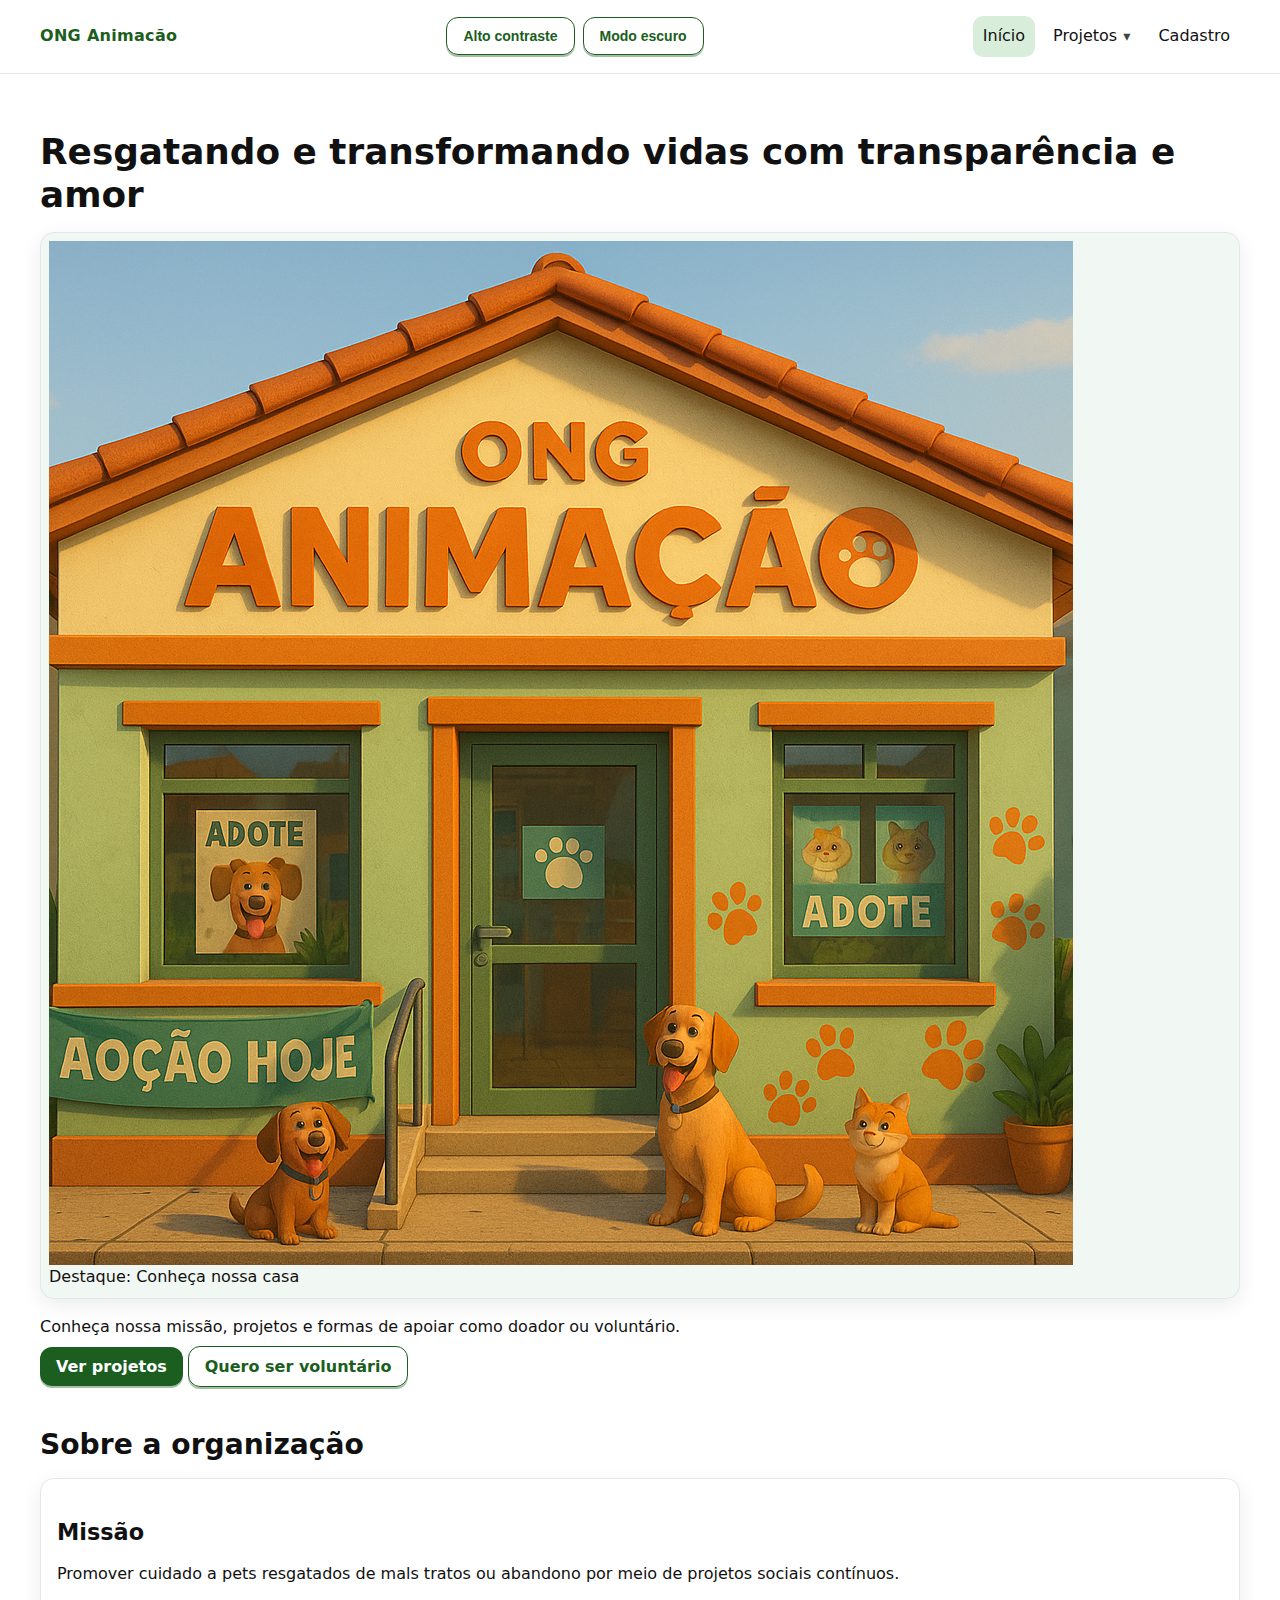
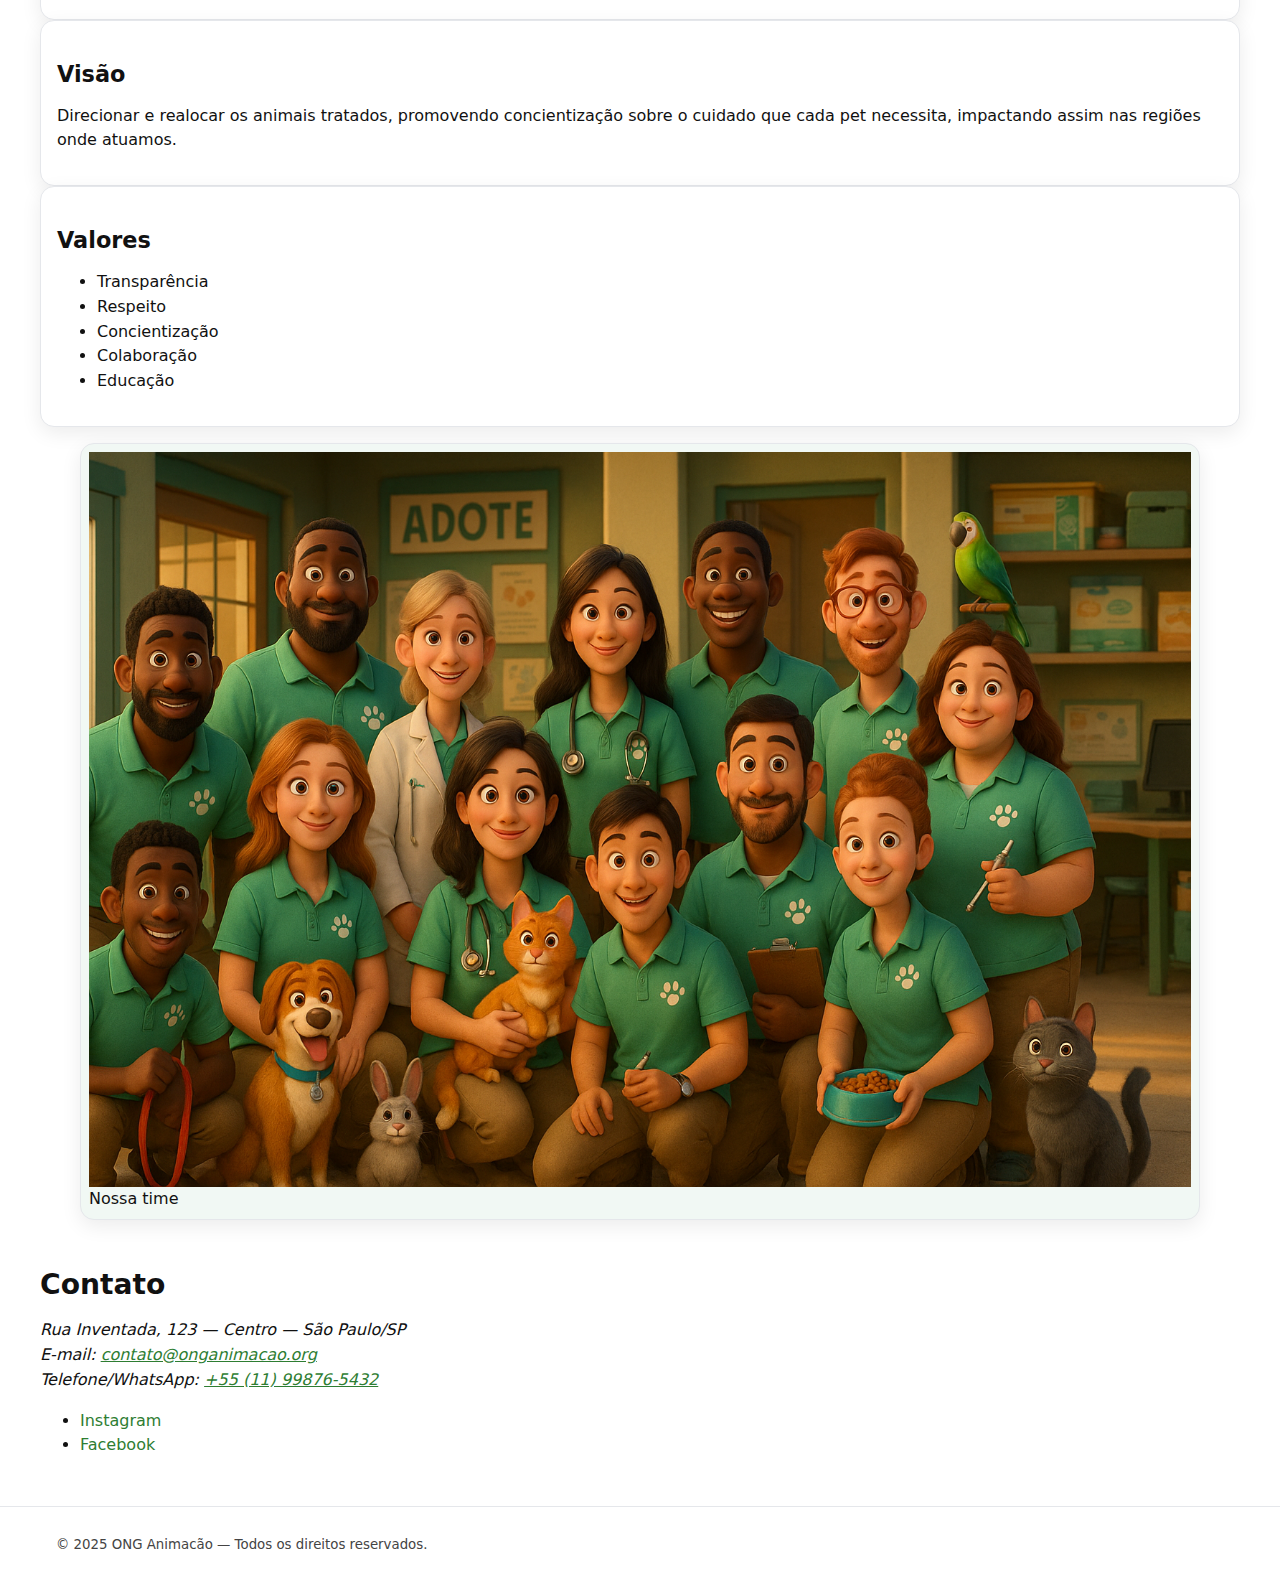
<file: index.html>
<!doctype html>
<html lang="pt-BR">
<head>
  <meta charset="utf-8">
  <meta name="viewport" content="width=device-width, initial-scale=1">
  <title>ONG Animacão — Início</title>
  <meta name="description" content="Plataforma web para ONGs: missão, projetos, doações e voluntariado.">
  <link rel="icon" href="assets/img/html-image.png" type="image/svg+xml">
  <link rel="stylesheet" href="css/base.css">
  <link rel="stylesheet" href="css/layout.css">
  <link rel="stylesheet" href="css/components.css">
  <link rel="stylesheet" href="css/pages.css">

</head>
<body>
  <a class="skip-link" href="#conteudo">Ir para o conteúdo</a>
  <header>
    <div class="wrap">
      <div class="brand">
        <a href="index.html">ONG Animacão</a>
      </div>
      <div class="prefs">
        <button class="btn btn--ghost btn--sm" id="toggle-contrast" aria-pressed="false" aria-label="Ativar alto contraste">Alto contraste</button>
        <button class="btn btn--ghost btn--sm" id="toggle-dark" aria-pressed="false" aria-label="Ativar modo escuro">Modo escuro</button>
      </div>

      <div class="nav">
        <input class="nav__checkbox" type="checkbox" id="nav-toggle" aria-label="Abrir menu de navegação">
        <label class="nav__toggle" for="nav-toggle" aria-controls="menu-principal" aria-expanded="false">
          <span class="hamb" aria-hidden="true"></span>
          Menu
        </label>

        <ul id="menu-principal" class="nav__menu" role="menubar">
          <li role="none"><a role="menuitem" href="index.html" aria-current="page">Início</a></li>
          <li class="has-submenu" role="none">
            <a role="menuitem" href="projetos.html">Projetos</a>
            <ul class="submenu" role="menu">
              <li role="none"><a role="menuitem" href="projetos.html#adocao">Adoção</a></li>
              <li role="none"><a role="menuitem" href="projetos.html#castracao">Castração</a></li>
              <li role="none"><a role="menuitem" href="projetos.html#lar-temporario">Lar temporário</a></li>
              <li role="none"><a role="menuitem" href="projetos.html#doacoes">Doações</a></li>
            </ul>
          </li>
          <li role="none"><a role="menuitem" href="cadastro.html">Cadastro</a></li>
        </ul>
      </div>
    </div>
  </header>

  <main id="conteudo">
    <section class="container" aria-labelledby="titulo-hero">
      <h1 id="titulo-hero">Resgatando e transformando vidas com transparência e amor</h1>
      <figure class="rounded shadow-1">
        <img src="assets/img/fachada.png" alt="Pessoas colaborando em ações sociais da ONG">
        <figcaption>Destaque: Conheça nossa casa</figcaption>
      </figure>
      <p>Conheça nossa missão, projetos e formas de apoiar como doador ou voluntário.</p>
      <p>
        <a class="btn" href="projetos.html">Ver projetos</a>
        <a class="btn btn--ghost" href="cadastro.html">Quero ser voluntário</a>
      </p>
    </section>

    <section class="container" aria-labelledby="sobre">
      <h2 id="sobre">Sobre a organização</h2>
      <article class="card">
        <h3>Missão</h3>
        <p>Promover cuidado a pets resgatados de mals tratos ou abandono por meio de projetos sociais contínuos.</p>
      </article>
      <article class="card">
        <h3>Visão</h3>
        <p>Direcionar e realocar os animais tratados, promovendo concientização sobre o cuidado que cada pet necessita, impactando assim nas regiões onde atuamos.</p>
      </article>
      <article class="card">
        <h3>Valores</h3>
        <ul>
          <li>Transparência</li>
          <li>Respeito</li>
          <li>Concientização</li>
          <li>Colaboração</li>
          <li>Educação</li>
        </ul>
      </article>
      <figure class="rounded shadow-1">
        <img src="assets/img/equipe-full.png" alt="Equipe da ONG reunida">
        <figcaption>Nossa time</figcaption>
      </figure>
    </section>

    <section class="container" aria-labelledby="contato">
      <h2 id="contato">Contato</h2>
      <address>
        <p>Rua Inventada, 123 — Centro — São Paulo/SP</p>
        <p>E-mail: <a href="mailto:contato@onganimacao.org">contato@onganimacao.org</a></p>
        <p>Telefone/WhatsApp: <a href="tel:+5511998765432">+55 (11) 99876-5432</a></p>
      </address>
      <ul role="list">
        <li><a href="instagram.com" target="_blank" rel="me">Instagram</a></li>
        <li><a href="facebook.com" target="_blank" rel="me">Facebook</a></li>
      
      </ul>
    </section>
  </main>

  <footer>
    <p><small>&copy; 2025 ONG Animacão — Todos os direitos reservados.</small></p>
  </footer>
  <script type="module" src="js/main.js"></script>
</body>
</html>
</file>
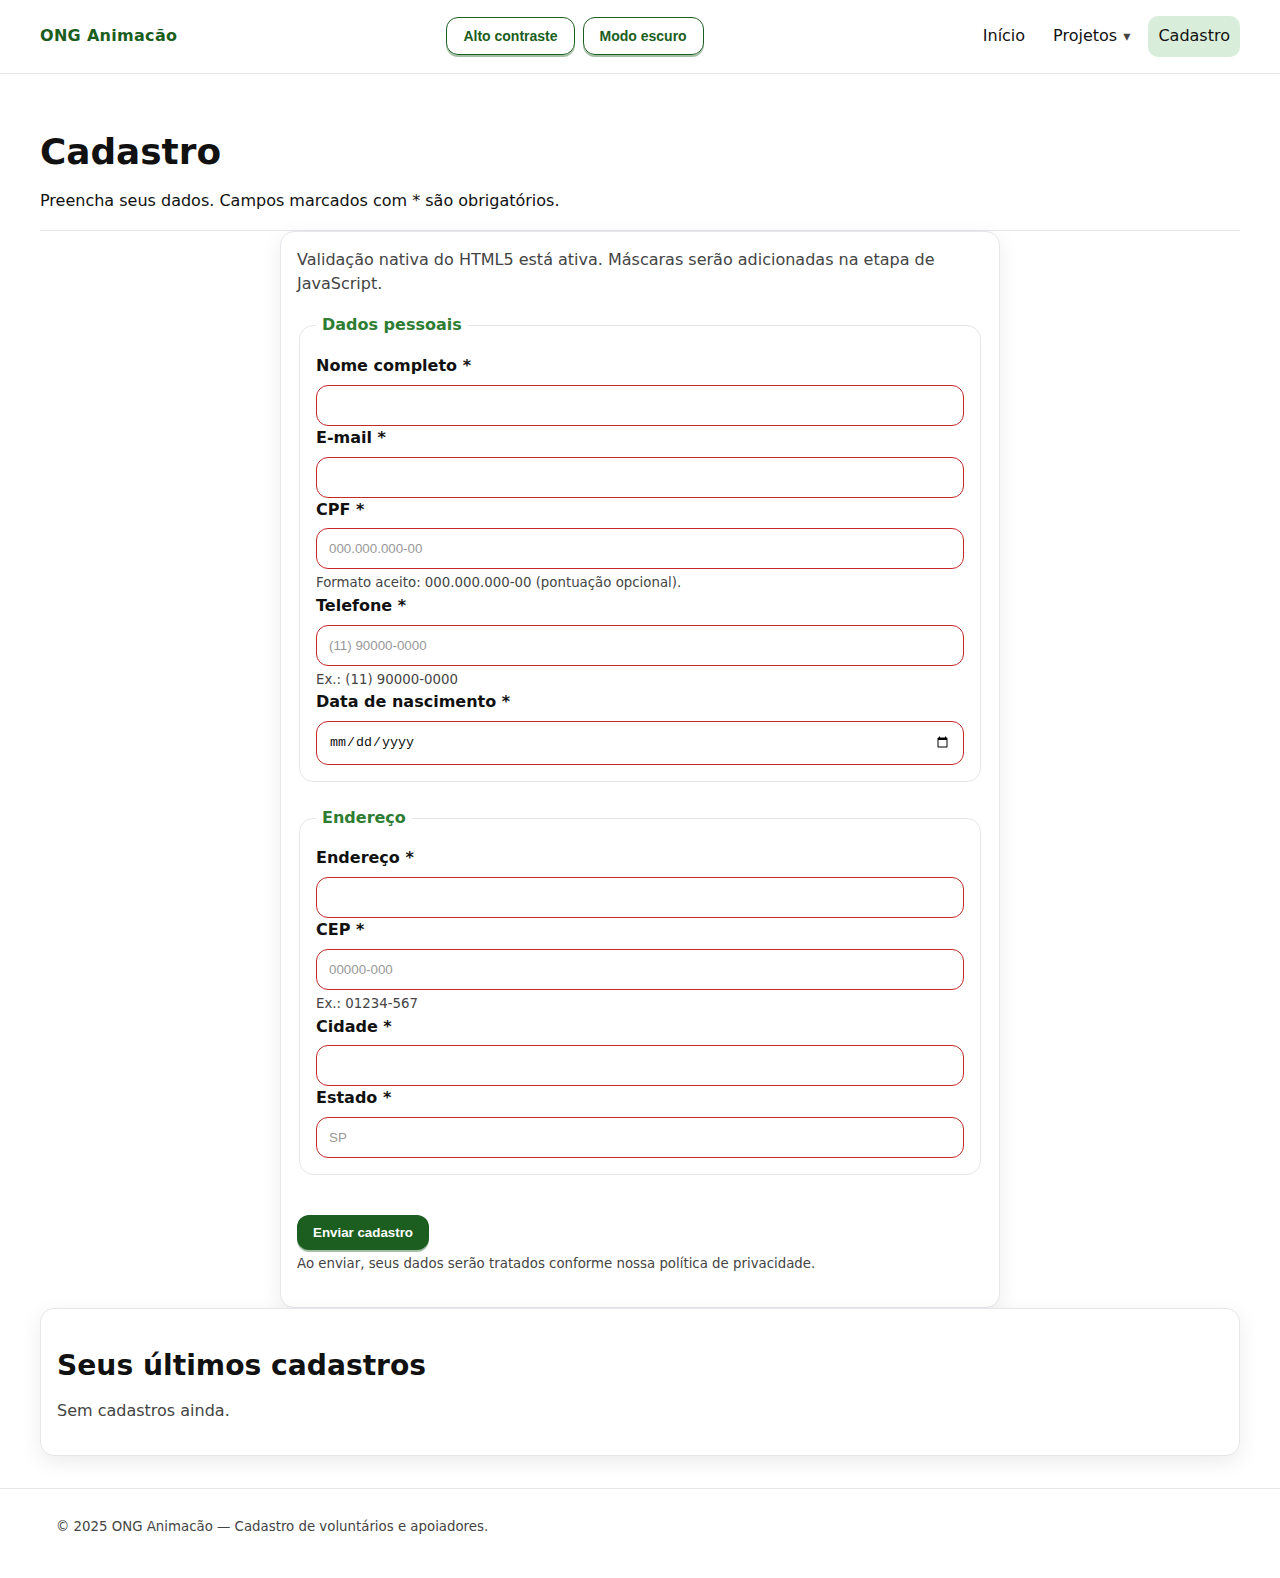
<file: cadastro.html>
<!doctype html>
<html lang="pt-BR">
<head>
  <meta charset="utf-8">
  <meta name="viewport" content="width=device-width, initial-scale=1">
  <title>ONG Animacão — Cadastro</title>
  <meta name="description" content="Formulário de cadastro de voluntários e apoiadores.">
  <link rel="icon" href="assets/img/html-image.png" type="image/svg+xml">
  <link rel="stylesheet" href="css/base.css">
  <link rel="stylesheet" href="css/layout.css">
  <link rel="stylesheet" href="css/components.css">
  <link rel="stylesheet" href="css/pages.css">

</head>
<body>
  <a class="skip-link" href="#conteudo">Ir para o conteúdo</a>
  <header>
    <div class="wrap">
      <div class="brand">
        <a href="index.html">ONG Animacão</a>
      </div>
      <div class="prefs">
        <button class="btn btn--ghost btn--sm" id="toggle-contrast" aria-pressed="false" aria-label="Ativar alto contraste">Alto contraste</button>
        <button class="btn btn--ghost btn--sm" id="toggle-dark" aria-pressed="false" aria-label="Ativar modo escuro">Modo escuro</button>
      </div>

      <div class="nav">
        <input class="nav__checkbox" type="checkbox" id="nav-toggle" aria-label="Abrir menu de navegação">
        <label class="nav__toggle" for="nav-toggle" aria-controls="menu-principal" aria-expanded="false">
          <span class="hamb" aria-hidden="true"></span>
          Menu
        </label>

        <ul id="menu-principal" class="nav__menu" role="menubar">
          <li role="none"><a role="menuitem" href="index.html">Início</a></li>
          <li class="has-submenu" role="none">
            <a role="menuitem" href="projetos.html">Projetos</a>
            <ul class="submenu" role="menu">
              <li role="none"><a role="menuitem" href="projetos.html#adocao">Adoção</a></li>
              <li role="none"><a role="menuitem" href="projetos.html#castracao">Castração</a></li>
              <li role="none"><a role="menuitem" href="projetos.html#lar-temporario">Lar temporário</a></li>
              <li role="none"><a role="menuitem" href="projetos.html#doacoes">Doações</a></li>
            </ul>
          </li>
          <li role="none"><a role="menuitem" href="cadastro.html" aria-current="page">Cadastro</a></li>
        </ul>
      </div>
    </div>
  </header>

  <main id="conteudo">
    <header class="container">
      <h1>Cadastro</h1>
      <p>Preencha seus dados. Campos marcados com * são obrigatórios.</p>
    </header>

    <form class="card" action="#" method="post" aria-describedby="ajuda-form">
      <p id="ajuda-form" class="muted">Validação nativa do HTML5 está ativa. Máscaras serão adicionadas na etapa de JavaScript.</p>

      <fieldset>
        <legend>Dados pessoais</legend>

        <div>
          <label for="nome">Nome completo *</label>
          <input id="nome" name="nome" type="text" required autocomplete="name">
        </div>

        <div>
          <label for="email">E-mail *</label>
          <input id="email" name="email" type="email" required autocomplete="email" inputmode="email">
        </div>

        <div>
          <label for="cpf">CPF *</label>
          <input id="cpf" name="cpf" type="text" required inputmode="numeric" pattern="\d{3}\.?\d{3}\.?\d{3}-?\d{2}" maxlength="14" placeholder="000.000.000-00" aria-describedby="dica-cpf" title="Informe 11 dígitos (com ou sem pontuação).">
          <small id="dica-cpf">Formato aceito: 000.000.000-00 (pontuação opcional).</small>
        </div>

        <div>
          <label for="telefone">Telefone *</label>
          <input id="telefone" name="telefone" type="tel" required inputmode="tel" pattern="\(?\d{2}\)?\s?\d{4,5}-?\d{4}" placeholder="(11) 90000-0000" aria-describedby="dica-tel" title="Use DDD e 8 ou 9 dígitos.">
          <small id="dica-tel">Ex.: (11) 90000-0000</small>
        </div>

        <div>
          <label for="nascimento">Data de nascimento *</label>
          <input id="nascimento" name="nascimento" type="date" required max="2025-10-29">
        </div>
      </fieldset>

      <fieldset>
        <legend>Endereço</legend>

        <div>
          <label for="endereco">Endereço *</label>
          <input id="endereco" name="endereco" type="text" required autocomplete="street-address">
        </div>

        <div>
          <label for="cep">CEP *</label>
          <input id="cep" name="cep" type="text" required inputmode="numeric" pattern="\d{5}-?\d{3}" placeholder="00000-000" aria-describedby="dica-cep" title="Informe 8 dígitos (com ou sem hífen).">
          <small id="dica-cep">Ex.: 01234-567</small>
        </div>

        <div>
          <label for="cidade">Cidade *</label>
          <input id="cidade" name="cidade" type="text" required autocomplete="address-level2">
        </div>

        <div>
          <label for="estado">Estado *</label>
          <input id="estado" name="estado" type="text" required autocomplete="address-level1" maxlength="2" placeholder="SP">
        </div>
      </fieldset>

      <button type="submit" class="btn">Enviar cadastro</button>
      <p><small>Ao enviar, seus dados serão tratados conforme nossa política de privacidade.</small></p>
    </form>
  
    <section class="container card" aria-labelledby="historico">
      <h2 id="historico">Seus últimos cadastros </h2>
      <div id="cadastro-historico"></div>
    </section>
  </main>

  <footer>
    <p><small>&copy; 2025 ONG Animacão — Cadastro de voluntários e apoiadores.</small></p>
  </footer>
  <script type="module" src="js/main.js"></script>
</body>
</html>
</file>
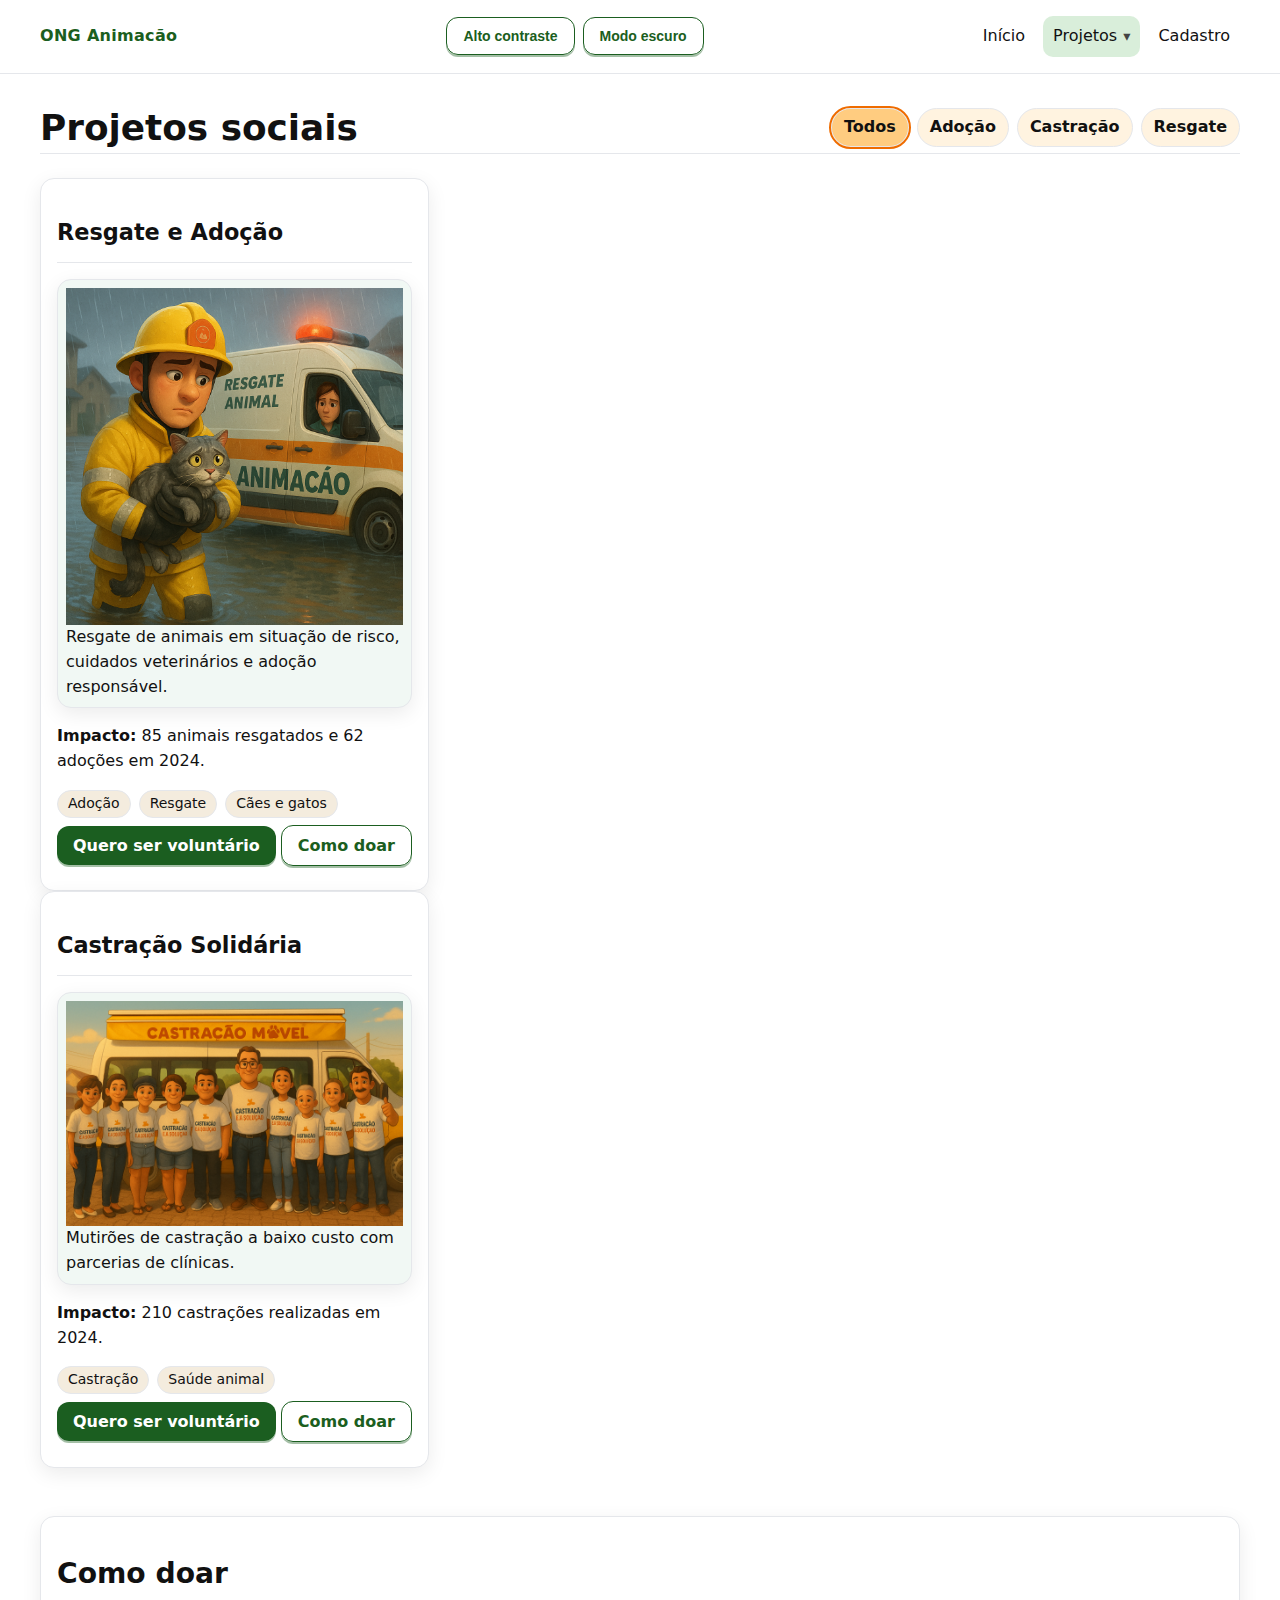
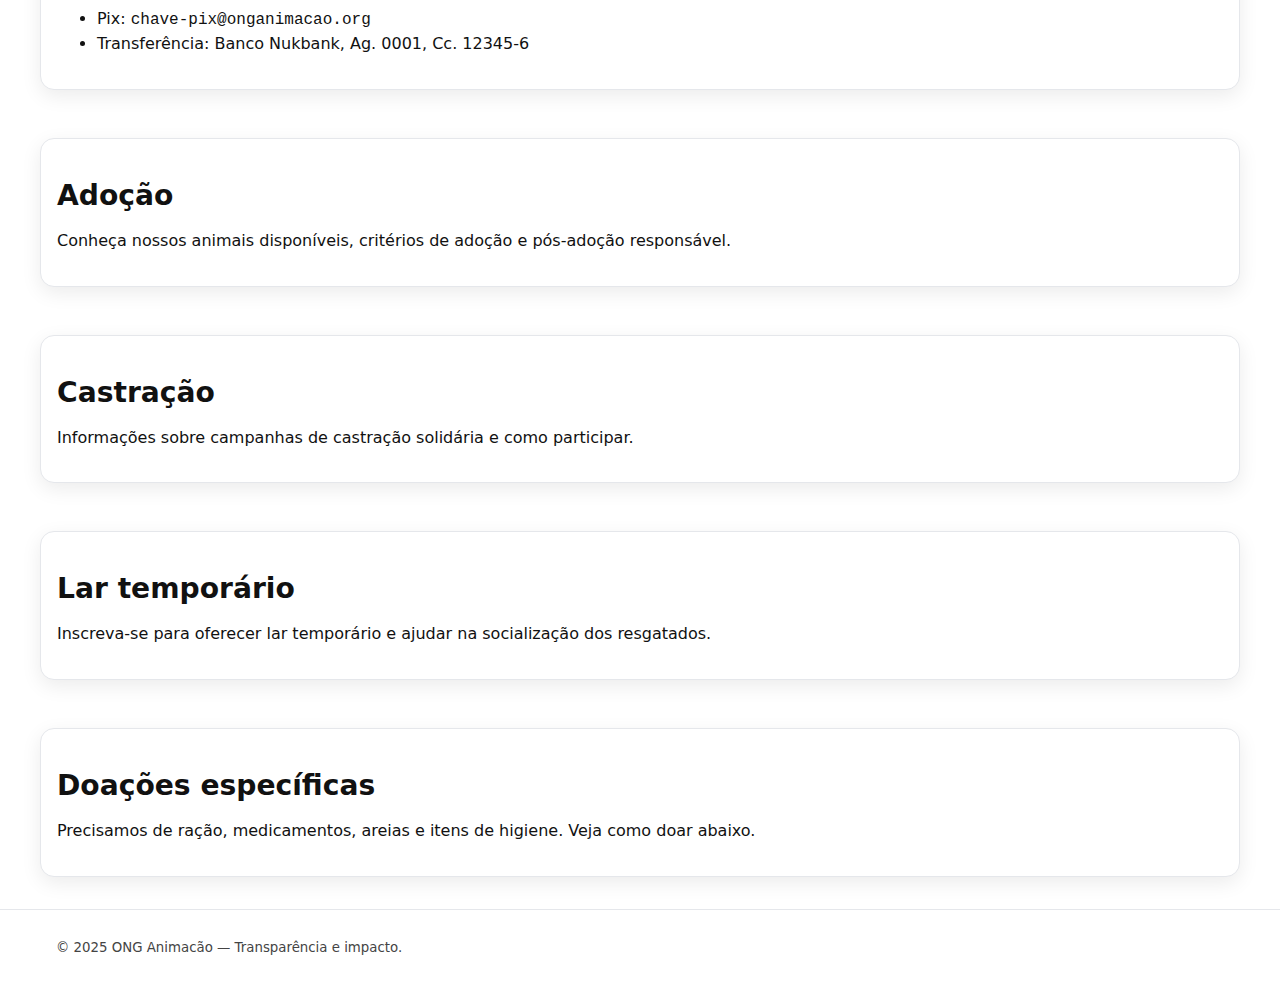
<file: projetos.html>
<!doctype html>
<html lang="pt-BR">
<head>
  <meta charset="utf-8">
  <meta name="viewport" content="width=device-width, initial-scale=1">
  <title>ONG Animacão — Projetos</title>
  <meta name="description" content="Conheça nossos projetos sociais, indicadores e como apoiar.">
  <link rel="icon" href="assets/img/html-image.png" type="image/svg+xml">
  <link rel="stylesheet" href="css/base.css">
  <link rel="stylesheet" href="css/layout.css">
  <link rel="stylesheet" href="css/components.css">
  <link rel="stylesheet" href="css/pages.css">

</head>
<body>
  <a class="skip-link" href="#conteudo">Ir para o conteúdo</a>
  <header>
    <div class="wrap">
      <div class="brand">
        <a href="index.html">ONG Animacão</a>
      </div>
      <div class="prefs">
        <button class="btn btn--ghost btn--sm" id="toggle-contrast" aria-pressed="false" aria-label="Ativar alto contraste">Alto contraste</button>
        <button class="btn btn--ghost btn--sm" id="toggle-dark" aria-pressed="false" aria-label="Ativar modo escuro">Modo escuro</button>
      </div>

      <div class="nav">
        <input class="nav__checkbox" type="checkbox" id="nav-toggle" aria-label="Abrir menu de navegação">
        <label class="nav__toggle" for="nav-toggle" aria-controls="menu-principal" aria-expanded="false">
          <span class="hamb" aria-hidden="true"></span>
          Menu
        </label>

        <ul id="menu-principal" class="nav__menu" role="menubar">
          <li role="none"><a role="menuitem" href="index.html">Início</a></li>
          <li class="has-submenu" role="none">
            <a role="menuitem" href="projetos.html" aria-current="page">Projetos</a>
            <ul class="submenu" role="menu">
              <li role="none"><a role="menuitem" href="projetos.html#adocao">Adoção</a></li>
              <li role="none"><a role="menuitem" href="projetos.html#castracao">Castração</a></li>
              <li role="none"><a role="menuitem" href="projetos.html#lar-temporario">Lar temporário</a></li>
              <li role="none"><a role="menuitem" href="projetos.html#doacoes">Doações</a></li>
            </ul>
          </li>
          <li role="none"><a role="menuitem" href="cadastro.html">Cadastro</a></li>
        </ul>
      </div>
    </div>
  </header>

  
  <main id="conteudo">
    <header class="container projects-header" aria-labelledby="titulo-projetos">
      <h1 id="titulo-projetos">Projetos sociais</h1>
      <nav aria-label="Filtros de projetos" class="projects-filters">
        <a class="chip" data-filter="all" href="#/projetos" aria-current="page">Todos</a>
        <a class="chip" data-filter="adoção" href="#/projetos/adoção">Adoção</a>
        <a class="chip" data-filter="castração" href="#/projetos/castração">Castração</a>
        <a class="chip" data-filter="resgate" href="#/projetos/resgate">Resgate</a>
      </nav>
    </header>
    

    <section class="container" aria-labelledby="lista-projetos" id="lista-projetos">
      <h2 class="sr-only">Lista de projetos</h2>
      <div id="project-list" class="grid" style="gap: var(--space-2)"></div>
    </section>

    <section class="container card" aria-labelledby="como-doar" id="como-doar">
      <h2>Como doar</h2>
    
      <ul>
        <li>Pix: <code>chave-pix@onganimacao.org</code></li>
        <li>Transferência: Banco Nukbank, Ag. 0001, Cc. 12345-6</li>
      </ul>
    </section>
  
    <section class="container card" aria-labelledby="adocao" id="adocao">
      <h2>Adoção</h2>
      <p>Conheça nossos animais disponíveis, critérios de adoção e pós-adoção responsável.</p>
    </section>

    <section class="container card" aria-labelledby="castracao" id="castracao">
      <h2>Castração</h2>
      <p>Informações sobre campanhas de castração solidária e como participar.</p>
    </section>

    <section class="container card" aria-labelledby="lar-temporario" id="lar-temporario">
      <h2>Lar temporário</h2>
      <p>Inscreva-se para oferecer lar temporário e ajudar na socialização dos resgatados.</p>
    </section>

    <section class="container card" aria-labelledby="doacoes" id="doacoes">
      <h2>Doações específicas</h2>
      <p>Precisamos de ração, medicamentos, areias e itens de higiene. Veja como doar abaixo.</p>
    </section>

  </main>

  <footer>
    <p><small>&copy; 2025 ONG Animacão — Transparência e impacto.</small></p>
  </footer>
  <script type="module" src="js/main.js"></script>
</body>
</html>
</file>
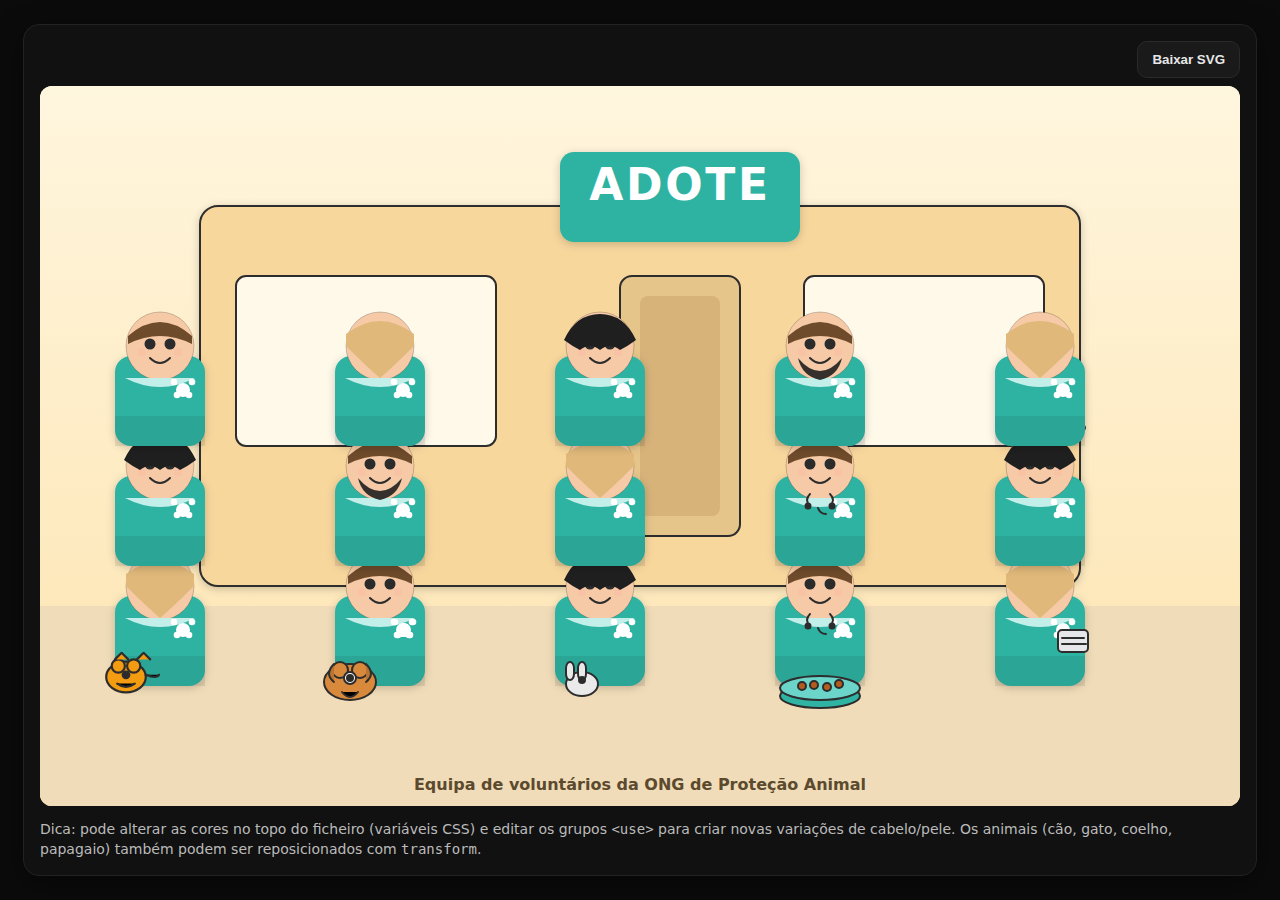
<file: assets/img/equipe-15.html>
<!DOCTYPE html>
<html lang="pt-br">
<head>
<meta charset="utf-8" />
<meta name="viewport" content="width=device-width, initial-scale=1" />
<title>Equipa ONG de Animais — SVG</title>
<style>
  :root{
    --shirt:#2fb3a3;   /* verde-água das camisolas */
    --shirt-d:#26a191;
    --bg1:#fff4dc;     /* fundo quente */
    --bg2:#fde6b5;
    --line:#2d2d2d;    /* linha de contorno suave */
    --accent:#ffcc66;  /* detalhes quentes */
  }
  html,body{height:100%;margin:0;background:#0b0b0c;color:#222;font-family:system-ui, -apple-system, Segoe UI, Roboto, Ubuntu, Cantarell, Noto Sans, Helvetica, Arial, "Apple Color Emoji","Segoe UI Emoji"}
  .frame{display:grid;place-items:center;padding:24px}
  .card{background:#111;border:1px solid #222;border-radius:16px;box-shadow:0 8px 30px rgba(0,0,0,.45);padding:16px;max-width:1200px;width:100%}
  .controls{display:flex;gap:12px;justify-content:flex-end;margin-bottom:8px}
  .btn{appearance:none;border:1px solid #2a2a2a;background:#1a1a1a;color:#e7e7e7;border-radius:10px;padding:10px 14px;cursor:pointer;font-weight:600}
  .btn:hover{filter:brightness(1.15)}
  svg{width:100%;height:auto;background:linear-gradient(180deg,var(--bg1),var(--bg2));border-radius:12px;}
  /* Estilos do desenho */
  .stroke{stroke:var(--line);stroke-width:2;stroke-linecap:round;stroke-linejoin:round}
  .shadow{filter:url(#shadow)}
  .title{font-family:Inter,system-ui,Segoe UI,Roboto,Arial,sans-serif;font-weight:800;letter-spacing:.06em}
  .label{font-family:Inter,system-ui,Segoe UI,Roboto,Arial,sans-serif;font-weight:700}
  .paw{fill:#fff}
  .eye{fill:#2b2b2b}
  .cheek{fill:#ffb4a2;opacity:.35}
  .white{fill:#fff}
  .hair-brown{fill:#6e4b2a}
  .hair-blonde{fill:#e0b87a}
  .hair-black{fill:#1f1f1f}
  .skin-a{fill:#f7caa7}
  .skin-b{fill:#e9b18a}
  .skin-c{fill:#c78e64}
  .skin-d{fill:#9a6a49}
  .shirt{fill:var(--shirt)}
  .shirt-dark{fill:var(--shirt-d)}
  .outline{stroke:rgba(0,0,0,.2);stroke-width:1}
</style>
</head>
<body>
<div class="frame">
  <div class="card">
    <div class="controls">
      <button class="btn" id="downloadSvg">Baixar SVG</button>
    </div>

    <!-- ======= SVG ======= -->
    <svg id="ong-svg" viewBox="0 0 1200 720" xmlns="http://www.w3.org/2000/svg" role="img" aria-label="Equipa de 15 voluntários de uma ONG de animais diante do abrigo, estilo cartoon">
      <defs>
        <linearGradient id="sky" x1="0" y1="0" x2="0" y2="1">
          <stop offset="0%" stop-color="#fff6de"/>
          <stop offset="100%" stop-color="#fde3ae"/>
        </linearGradient>
        <filter id="shadow" x="-20%" y="-20%" width="140%" height="140%">
          <feDropShadow dx="0" dy="2" stdDeviation="4" flood-color="#000" flood-opacity=".2"/>
        </filter>

        <!-- Símbolo da pata para a camisola -->
        <g id="paw" class="paw">
          <circle cx="0" cy="0" r="7"/>
          <circle cx="-9" cy="-8" r="3.3"/>
          <circle cx="9" cy="-8" r="3.3"/>
          <circle cx="-6" cy="5" r="3.3"/>
          <circle cx="6" cy="5" r="3.3"/>
        </g>

        <!-- Ícone pequeno de estetoscópio -->
        <g id="stetho" class="stroke" stroke-width="2" fill="none">
          <path d="M-10 -6 q-6 6 0 12"/>
          <path d="M10 -6 q6 6 0 12"/>
          <circle cx="-12" cy="6" r="2.5" fill="#2b2b2b"/>
          <circle cx="12" cy="6" r="2.5" fill="#2b2b2b"/>
          <path d="M-2 8 q2 6 8 6"/>
        </g>

        <!-- PESSOA BASE (cabeça + tronco). Variantes de cabelo e pele via classes -->
        <g id="person-base">
          <!-- tronco -->
          <g class="shadow">
            <rect x="-45" y="10" rx="16" ry="16" width="90" height="90" class="shirt"/>
            <rect x="-45" y="70" width="90" height="30" fill="rgba(0,0,0,.08)"/>
          </g>
          <!-- cabeça -->
          <circle cx="0" cy="0" r="34" class="skin-a outline"/>
          <!-- olhos -->
          <g>
            <circle cx="-10" cy="-2" r="5.5" class="eye"/>
            <circle cx="10" cy="-2" r="5.5" class="eye"/>
            <path d="M-10 12 q10 10 20 0" fill="none" class="stroke" stroke-width="3"/>
            <circle cx="-18" cy="6" r="4" class="cheek"/>
            <circle cx="18" cy="6" r="4" class="cheek"/>
          </g>
          <!-- gola -->
          <path d="M-35 32 q35 18 70 0" fill="#c2efe9"/>
          <!-- pata no peito -->
          <use href="#paw" x="23" y="44"/>
        </g>

        <!-- VARIANTES DE CABELO -->
        <g id="hair-short" class="hair-brown">
          <path d="M-32 -10 q32 -28 64 0 v8 q-32 -16 -64 0z"/>
        </g>
        <g id="hair-long" class="hair-blonde">
          <path d="M-34 -12 q34 -26 68 0 v12 q-20 20 -34 32 q-14 -12 -34 -32z"/>
        </g>
        <g id="hair-curly" class="hair-black">
          <path d="M-36 -6 q12 -26 36 -26 q24 0 36 26 q-8 6 -16 10 q-10 -8 -20 0 q-10 -8 -20 0 q-8 -4 -16 -10z"/>
        </g>
        <g id="beard" class="hair-black" opacity=".9">
          <path d="M-22 12 q22 26 44 0 q-4 18 -22 22 q-18 -4 -22 -22z"/>
        </g>

        <!-- ANIMAIS SIMPLES -->
        <g id="dog" class="stroke" stroke-width="2">
          <ellipse cx="0" cy="12" rx="26" ry="18" fill="#d9893b"/>
          <circle cx="-10" cy="0" r="8" fill="#d9893b"/>
          <circle cx="10" cy="0" r="8" fill="#d9893b"/>
          <circle cx="0" cy="8" r="6" fill="#fff"/>
          <circle cx="0" cy="8" r="3" fill="#2b2b2b"/>
          <path d="M-16 -6 q-10 10 0 18" fill="#b87532"/>
          <path d="M16 -6 q10 10 0 18" fill="#b87532"/>
          <path d="M-8 22 q8 10 16 0"/>
        </g>
        <g id="cat" class="stroke" stroke-width="2">
          <ellipse cx="0" cy="10" rx="18" ry="14" fill="#f39c12"/>
          <circle cx="-7" cy="0" r="6" fill="#f39c12"/>
          <circle cx="7" cy="0" r="6" fill="#f39c12"/>
          <path d="M-10 -6 l6 -6 l6 6" fill="#f39c12"/>
          <path d="M10 -6 l6 -6 l6 6" fill="#f39c12"/>
          <circle cx="0" cy="8" r="3" fill="#2b2b2b"/>
          <path d="M-8 16 q8 6 16 0"/>
          <path d="M18 8 q10 4 12 0"/>
        </g>
        <g id="rabbit" class="stroke" stroke-width="2">
          <ellipse cx="0" cy="12" rx="16" ry="12" fill="#eaeaea"/>
          <rect x="-4" y="-10" rx="6" ry="6" width="8" height="18" fill="#eaeaea"/>
          <rect x="-16" y="-10" rx="6" ry="6" width="8" height="18" fill="#eaeaea"/>
          <circle cx="0" cy="8" r="3" fill="#2b2b2b"/>
        </g>
        <g id="parrot" class="stroke" stroke-width="2">
          <ellipse cx="0" cy="0" rx="8" ry="10" fill="#22c55e"/>
          <circle cx="-2" cy="-4" r="2.5" fill="#fff"/>
          <circle cx="-2" cy="-4" r="1.4" fill="#2b2b2b"/>
          <path d="M6 -2 q6 4 0 8" fill="#f59e0b"/>
        </g>
      </defs>

      <!-- Céu suave -->
      <rect x="0" y="0" width="1200" height="720" fill="url(#sky)"/>

      <!-- Abrigo (fundo) -->
      <g transform="translate(160,120)">
        <rect x="0" y="0" width="880" height="380" rx="18" fill="#f8d79d" class="stroke shadow"/>
        <rect x="36" y="70" width="260" height="170" rx="10" fill="#fff9ea" class="stroke"/>
        <rect x="604" y="70" width="240" height="170" rx="10" fill="#fff9ea" class="stroke"/>
        <rect x="420" y="70" width="120" height="260" rx="12" fill="#e6c58a" class="stroke"/>
        <rect x="440" y="90" width="80" height="220" rx="8" fill="#d7b37a"/>
        <rect x="360" y="-54" width="240" height="90" rx="14" fill="#2fb3a3" class="shadow"/>
        <text x="480" y="-6" text-anchor="middle" font-size="44" class="title" fill="#fff">ADOTE</text>
      </g>

      <!-- CHÃO -->
      <rect x="0" y="520" width="1200" height="200" fill="#f0dcb8"/>

      <!-- ======= PESSOAS (3 fileiras de 5) ======= -->
      <g id="row-1" transform="translate(120,500)">
        <!-- 5 pessoas sentadas / ajoelhadas -->
        <g transform="translate(0,0)">
          <g transform="translate(0,0)">
            <use href="#person-base"/>
            <use href="#hair-long"/>
            <use href="#cat" transform="translate(-34,80) scale(1.1)"/>
          </g>
          <g transform="translate(220,0)">
            <use href="#person-base"/>
            <use href="#hair-short"/>
            <use href="#paw" x="24" y="44"/>
            <use href="#dog" transform="translate(-30,84)"/>
          </g>
          <g transform="translate(440,0)">
            <use href="#person-base"/>
            <use href="#hair-curly"/>
            <use href="#rabbit" transform="translate(-18,86)"/>
          </g>
          <g transform="translate(660,0)">
            <use href="#person-base"/>
            <use href="#hair-short" class="hair-black"/>
            <g transform="translate(0,34)"><use href="#stetho"/></g>
          </g>
          <g transform="translate(880,0)">
            <use href="#person-base"/>
            <use href="#hair-long" class="hair-brown"/>
            <g class="stroke" stroke-width="2">
              <rect x="18" y="44" width="30" height="22" rx="4" fill="#e5e7eb"/>
              <line x1="22" y1="52" x2="44" y2="52"/>
              <line x1="22" y1="58" x2="46" y2="58"/>
            </g>
          </g>
        </g>
      </g>

      <g id="row-2" transform="translate(120,380)">
        <g transform="translate(0,0)">
          <g transform="translate(0,0)">
            <use href="#person-base"/>
            <use href="#hair-curly"/>
          </g>
          <g transform="translate(220,0)">
            <use href="#person-base"/>
            <use href="#hair-short" class="hair-brown"/>
            <use href="#beard"/>
          </g>
          <g transform="translate(440,0)">
            <use href="#person-base"/>
            <use href="#hair-long" class="hair-black"/>
          </g>
          <g transform="translate(660,0)">
            <use href="#person-base"/>
            <use href="#hair-short" class="hair-blonde"/>
            <g transform="translate(0,34)"><use href="#stetho"/></g>
          </g>
          <g transform="translate(880,0)">
            <use href="#person-base"/>
            <use href="#hair-curly" class="hair-brown"/>
            <use href="#parrot" transform="translate(36,-40)"/>
          </g>
        </g>
      </g>

      <g id="row-3" transform="translate(120,260)">
        <g transform="translate(0,0)">
          <g transform="translate(0,0)">
            <use href="#person-base"/>
            <use href="#hair-short" class="hair-black"/>
          </g>
          <g transform="translate(220,0)">
            <use href="#person-base"/>
            <use href="#hair-long" class="hair-blonde"/>
          </g>
          <g transform="translate(440,0)">
            <use href="#person-base"/>
            <use href="#hair-curly" class="hair-black"/>
          </g>
          <g transform="translate(660,0)">
            <use href="#person-base"/>
            <use href="#hair-short" class="hair-brown"/>
            <use href="#beard"/>
          </g>
          <g transform="translate(880,0)">
            <use href="#person-base"/>
            <use href="#hair-long" class="hair-brown"/>
          </g>
        </g>
      </g>

      <!-- Tigela de ração -->
      <g transform="translate(780,610)" class="stroke" stroke-width="2">
        <ellipse cx="0" cy="0" rx="40" ry="12" fill="#2fb3a3"/>
        <ellipse cx="0" cy="-8" rx="40" ry="12" fill="#6ad5c8"/>
        <circle cx="-18" cy="-10" r="4" fill="#b35c1e"/>
        <circle cx="-6" cy="-11" r="4" fill="#b35c1e"/>
        <circle cx="7" cy="-9" r="4" fill="#b35c1e"/>
        <circle cx="19" cy="-12" r="4" fill="#b35c1e"/>
      </g>

      <!-- Legenda opcional -->
      <text x="600" y="704" text-anchor="middle" font-size="16" class="label" fill="#5c4a2e">Equipa de voluntários da ONG de Proteção Animal</text>
    </svg>

    <script>
      // Exporta o SVG exibido como ficheiro .svg
      document.getElementById('downloadSvg').addEventListener('click', () => {
        const svg = document.getElementById('ong-svg');
        const clone = svg.cloneNode(true);
        // garantir que o namespace esteja presente
        clone.setAttribute('xmlns', 'http://www.w3.org/2000/svg');
        const blob = new Blob([clone.outerHTML], { type: 'image/svg+xml;charset=utf-8' });
        const url = URL.createObjectURL(blob);
        const a = document.createElement('a');
        a.href = url;
        a.download = 'equipa-ong-animais.svg';
        document.body.appendChild(a);
        a.click();
        a.remove();
        setTimeout(()=>URL.revokeObjectURL(url), 500);
      });
    </script>

    <div style="color:#bbb;margin-top:10px;font-size:14px;line-height:1.4">
      Dica: pode alterar as cores no topo do ficheiro (variáveis CSS) e editar os grupos <code>&lt;use&gt;</code> para criar novas variações de cabelo/pele. 
      Os animais (cão, gato, coelho, papagaio) também podem ser reposicionados com <code>transform</code>.
    </div>
  </div>
</div>
</body>
</html>
</file>
<file: css/base.css>
/* =========================
   Base.css — Design System (ONG Animal): verde, laranja e branco
   ========================= */
:root {
  /* Paleta principal (≥ 8 cores) */
  --color-primary: #1B5E20;         /* Verde escuro (principal) */
  --color-primary-600: #2E7D32;     /* Verde médio */
  --color-primary-300: #66BB6A;     /* Verde claro para realces */
  --color-secondary: #FB8C00;       /* Laranja (secundária) */
  --color-secondary-700: #EF6C00;   /* Laranja escuro */
  --color-accent: #FFA726;          /* Laranja claro (destaque) */
  /* Laranjas adicionais */
  --orange-50: #FFF3E0;
  --orange-100: #FFE0B2;
  --orange-200: #FFCC80;
  --orange-300: #FFB74D;
  --orange-400: #FFA726;
  --orange-500: #FB8C00;
  --orange-600: #F57C00;
  --orange-700: #EF6C00;
  --orange-800: #E65100;


  --gray-900: #111111;
  --gray-800: #1f1f1f;
  --gray-700: #444444;
  --gray-600: #666666;
  --gray-500: #999999;
  --gray-400: #bdbdbd;
  --gray-300: #d1d5db;
  --gray-200: #e5e7eb;
  --gray-100: #f5f5f5;
  --white: #ffffff;

  --danger: #C62828;
  --success: #2E7D32;
  --warning: #ED6C02;
  --info: #0277BD;

  /* Tipografia (≥ 5) */
  --fs-xs: 0.875rem;
  --fs-sm: 1rem;
  --fs-md: 1.125rem;
  --fs-lg: 1.25rem;
  --fs-xl: 1.5rem;
  --fs-2xl: 1.875rem;

  --lh-tight: 1.2;
  --lh-normal: 1.55;

  /* Espaçamento modular */
  --space-1: 8px;
  --space-2: 16px;
  --space-3: 24px;
  --space-4: 32px;
  --space-5: 48px;
  --space-6: 64px;

  --radius: 14px;
  --shadow-1: 0 6px 20px rgba(0,0,0,.08);

  /* Container */
  --container: 1200px;

  /* Breakpoints */
  --bp-xs: 360px;
  --bp-sm: 480px;
  --bp-md: 768px;
  --bp-lg: 1024px;
  --bp-xl: 1280px;

  /* Tema (claro por padrão) */
  --bg: var(--white);
  --bg-muted: #f1f8f4; /* verde muito claro para fundos suaves */
  --text: var(--gray-900);
  --text-muted: var(--gray-700);
  --link: var(--color-primary-600);
  --link-hover: var(--color-primary);
}

@media (prefers-color-scheme: dark) {
  :root {
    --bg: #0f1411;
    --bg-muted: #161c18;
    --text: #f1f5f3;
    --text-muted: #c7d0cb;
    --link: #81C784;
    --link-hover: #A5D6A7;
    --gray-200: #263129;
  }
}

/* Reset essencial */
*,
*::before,
*::after { box-sizing: border-box; }
html:focus-within { scroll-behavior: smooth; }
html, body { height: 100%; }
body {
  margin: 0;
  font-family: system-ui, -apple-system, Segoe UI, Roboto, Ubuntu, Cantarell, Noto Sans, sans-serif;
  font-size: var(--fs-sm);
  line-height: var(--lh-normal);
  color: var(--text);
  background: var(--bg);
  -webkit-font-smoothing: antialiased;
  -moz-osx-font-smoothing: grayscale;
}

img, picture, svg, video { display: block; max-width: 100%; height: auto; }
a { color: var(--link); text-decoration: none; }
a:hover { color: var(--link-hover); text-decoration: underline; }

/* Tipografia base */
h1, h2, h3 { line-height: var(--lh-tight); margin: var(--space-3) 0 var(--space-2); }
h1 { font-size: clamp(1.9rem, 2.8vw, 2.6rem); }
h2 { font-size: clamp(1.5rem, 2.2vw, 2rem); }
h3 { font-size: clamp(1.25rem, 1.8vw, 1.4rem); }
p { margin: 0 0 var(--space-2); }
small { color: var(--text-muted); }

/* Acessibilidade */
.skip-link {
  position: absolute;
  left: -9999px;
  width: 1px; height: 1px; overflow: hidden;
}
.skip-link:focus {
  left: 8px; top: 8px; width: auto; height: auto;
  padding: 8px 12px;
  background: var(--color-accent);
  color: #000; border-radius: 8px; z-index: 1000;
}
:focus-visible { outline: 3px solid var(--color-accent); outline-offset: 2px; }

/* Utilidades */
.container { width: min(100% - 2rem, var(--container)); margin-inline: auto; }
.muted { color: var(--text-muted); }
.bg-muted { background: var(--bg-muted); }
.rounded { border-radius: var(--radius); }
.shadow-1 { box-shadow: var(--shadow-1); }

/* Respeito à preferência do usuário */
@media (prefers-reduced-motion: reduce) { * { animation: none !important; transition: none !important; } }
</file>
<file: css/layout.css>
/* =========================
   layout.css — Header + Nav responsivo (hambúrguer), Grid 12 col, Footer
   ========================= */

/* Header */
header {
  background: var(--bg);
  border-bottom: 1px solid var(--gray-200);
}
header .wrap {
  width: min(100% - 2rem, var(--container));
  margin-inline: auto;
  display: flex;
  align-items: center;
  justify-content: space-between;
  gap: var(--space-2);
  padding: var(--space-2) 0;
}
.brand a {
  color: var(--color-primary);
  text-decoration: none;
  font-weight: 800;
  letter-spacing: 0.3px;
}

/* Nav base */
.nav {
  position: relative;
}
.nav__checkbox { display: none; }
.nav__toggle {
  display: inline-flex;
  align-items: center;
  gap: 8px;
  padding: 8px 12px;
  border: 1px solid var(--gray-200);
  border-radius: 10px;
  cursor: pointer;
}
.nav__toggle .hamb {
  width: 22px; height: 2px; background: var(--text);
  position: relative; display: inline-block;
}
.nav__toggle .hamb::before, .nav__toggle .hamb::after {
  content: ""; position: absolute; left: 0; width: 22px; height: 2px; background: var(--text);
}
.nav__toggle .hamb::before { top: -6px; }
.nav__toggle .hamb::after  { top:  6px; }

/* Lista principal (mobile: escondida por padrão) */
.nav__menu {
  list-style: none;
  margin: 0; padding: 0;
  position: absolute;
  right: 0; top: calc(100% + 8px);
  min-width: 240px;
  background: var(--bg);
  border: 1px solid var(--gray-200);
  border-radius: var(--radius);
  box-shadow: var(--shadow-1);
  display: none;
  z-index: 50;
}
.nav__menu > li > a,
.nav__menu > li > button {
  display: block;
  padding: 12px 14px;
  color: var(--text);
  text-decoration: none;
  border-bottom: 1px solid var(--gray-200);
}
.nav__menu > li:last-child > a { border-bottom: 0; }

/* Abrir/fechar via checkbox (sem JS) */
.nav__checkbox:checked ~ ul.nav__menu { display: block; }

/* Submenu */
.has-submenu { position: relative; }
.has-submenu > a::after {
  content: "▾"; margin-left: 6px; font-size: 0.9em; color: var(--text-muted);
}
.submenu {
  list-style: none;
  margin: 0; padding: 6px 0;
  position: absolute;
  left: 0; top: 100%;
  min-width: 220px;
  background: var(--bg);
  border: 1px solid var(--gray-200);
  border-radius: var(--radius);
  box-shadow: var(--shadow-1);
  display: none;
}
.submenu li a {
  display: block;
  padding: 10px 14px;
  color: var(--text);
  border-bottom: 1px solid var(--gray-200);
}
.submenu li:last-child a { border-bottom: 0; }

/* Desktop: menu visível, hamburguer some, dropdown on hover/focus */
@media (min-width: 768px) {
  .nav__toggle { display: none; }
  .nav__menu {
    position: static;
    display: flex !important;
    align-items: center;
    gap: 8px;
    background: transparent;
    border: 0; box-shadow: none;
    min-width: initial;
  }
  .nav__menu > li > a {
    border: 0;
    padding: 8px 10px;
    border-radius: 10px;
  }
  .nav__menu > li > a[aria-current="page"] {
    background: color-mix(in oklab, var(--color-primary-300) 25%, transparent);
  }
  .has-submenu:hover > .submenu,
  .has-submenu:focus-within > .submenu {
    display: block;
  }
}

/* Mobile: submenu expande em bloco dentro do dropdown */
@media (max-width: 767.98px) {
  .has-submenu > .submenu {
    position: static;
    display: block;
    border: 0; box-shadow: none; padding: 0;
  }
  .has-submenu > .submenu a { padding-left: 24px; }
}

/* Main e seções */
main { padding-block: var(--space-4); }
main > section,
main > header,
main > footer { width: min(100% - 2rem, var(--container)); margin-inline: auto; }
section + section { margin-top: var(--space-5); }

/* Figures */
figure {
  background: var(--bg-muted);
  border: 1px solid var(--gray-200);
  border-radius: var(--radius);
  padding: var(--space-1);
}

/* Grid 12 colunas */
.grid-12 {
  display: grid;
  grid-template-columns: repeat(12, minmax(0, 1fr));
  gap: var(--space-2);
}
[class^="col-"] { grid-column: span 12; }

@media (min-width: 480px) {
  .sm-col-6 { grid-column: span 6; }
}
@media (min-width: 768px) {
  .col-6  { grid-column: span 6; }
  .col-4  { grid-column: span 4; }
  .col-8  { grid-column: span 8; }
}
@media (min-width: 1024px) {
  .lg-col-3 { grid-column: span 3; }
  .lg-col-4 { grid-column: span 4; }
  .lg-col-8 { grid-column: span 8; }
}
@media (min-width: 1280px) {
  .xl-col-3 { grid-column: span 3; }
}

/* Footer */
footer {
  border-top: 1px solid var(--gray-200);
  padding: var(--space-3) 0;
  background: var(--bg);
}
footer p, footer small {
  width: min(100% - 2rem, var(--container));
  margin-inline: auto;
}

/* Preferências de tema */
.prefs{ display:flex; gap:8px; align-items:center; }
.btn--sm{ padding: 6px 10px; font-size: var(--fs-xs); }

/* Tema: alto contraste */
:root[data-theme="contrast"]{
  --bg: #ffffff;
  --bg-muted: #ffffff;
  --text: #000000;
  --text-muted: #1a1a1a;
  --link: #0000EE;
  --link-hover: #551A8B;
  --color-primary: #003300;
  --color-primary-600: #002200;
  --color-secondary: #cc5500;
  --color-secondary-700: #993f00;
  --color-accent: #ff9900;
  --gray-200: #000000;
  --shadow-1: none;
}
:root[data-theme="contrast"] a{ text-decoration: underline; }
:root[data-theme="contrast"] .chip{ border-width:2px; }
</file>
<file: css/components.css>
/* =========================
   components.css — Botões, Cards, Formulários, Tags, Feedbacks e Modal (estático)
   ========================= */

/* Botões */
.btn, button, [type="submit"] {
  background: var(--color-primary);
  color: #fff;
  border: none;
  padding: 10px 16px;
  border-radius: 12px;
  cursor: pointer;
  font-weight: 700;
  transition: transform .1s ease, background .2s ease, box-shadow .2s ease;
  box-shadow: 0 2px 0 color-mix(in oklab, var(--color-primary) 40%, transparent);
}
.btn:hover, button:hover, [type="submit"]:hover {
  background: var(--color-primary-600);
}
.btn:active, button:active, [type="submit"]:active {
  transform: translateY(1px);
}
.btn--secondary { background: var(--color-secondary); }
.btn--ghost {
  background: transparent;
  color: var(--color-primary);
  border: 1px solid var(--color-primary);
}

/* Cards */
.card,
section#lista-projetos > article {
  background: var(--bg);
  border: 1px solid var(--gray-200);
  border-radius: var(--radius);
  padding: var(--space-2);
  box-shadow: var(--shadow-1);
}

/* Tags */
[aria-label="Categorias"] {
  list-style: none;
  display: flex;
  flex-wrap: wrap;
  gap: 8px;
  padding: 0;
}
[aria-label="Categorias"] > li {
  padding: 2px 10px;
  border-radius: 999px;
  background: color-mix(in oklab, var(--color-secondary) 12%, var(--bg-muted));
  border: 1px solid var(--gray-200);
  font-size: var(--fs-xs);
}

/* Formulários */
form { width: min(100% - 2rem, 720px); margin-inline: auto; }
fieldset {
  border: 1px solid var(--gray-200);
  border-radius: var(--radius);
  padding: var(--space-2);
  margin-bottom: var(--space-3);
}
legend { padding: 0 6px; font-weight: 800; color: var(--color-primary-600); }
label { display: block; margin-bottom: 6px; font-weight: 600; }
input, select, textarea {
  width: 100%;
  padding: 12px 12px;
  border: 1px solid var(--gray-300);
  border-radius: 12px;
  background: var(--bg);
  color: var(--text);
  outline: none;
  transition: border-color .2s ease, box-shadow .2s ease;
}
input:focus-visible, select:focus-visible, textarea:focus-visible {
  border-color: var(--color-primary-300);
  box-shadow: 0 0 0 3px color-mix(in oklab, var(--color-primary-300) 30%, transparent);
}
input::placeholder { color: var(--gray-500); }
small { display: block; margin-top: 4px; color: var(--text-muted); }

/* Estados nativos */
input:required:invalid, select:required:invalid, textarea:required:invalid { border-color: var(--danger); }
input:required:valid,   select:required:valid,   textarea:required:valid   { border-color: var(--success); }

/* Feedbacks */
.alert {
  padding: 12px 14px;
  border-radius: 12px;
  border: 1px solid;
  margin: var(--space-2) 0;
}
.alert--info   { background: color-mix(in oklab, var(--info) 12%, transparent); border-color: var(--info); }
.alert--warn   { background: color-mix(in oklab, var(--warning) 12%, transparent); border-color: var(--warning); }
.alert--danger { background: color-mix(in oklab, var(--danger) 12%, transparent); border-color: var(--danger); }

/* Modal (CSS-only com alvo via hash) */
.modal {
  position: fixed;
  inset: 0;
  background: rgba(0,0,0,.5);
  display: none;
  align-items: center;
  justify-content: center;
  padding: 1rem;
}
.modal__dialog {
  background: var(--bg);
  color: var(--text);
  border-radius: var(--radius);
  border: 1px solid var(--gray-200);
  width: min(100%, 520px);
  padding: var(--space-3);
  box-shadow: var(--shadow-1);
}
/* Exibir quando âncora do hash corresponder ao id */
:target.modal { display: flex; }
</file>
<file: css/pages.css>
/* =========================
   pages.css — estilos por página e responsividade
   ========================= */

/* index hero */
#titulo-hero { margin-top: var(--space-3); }
main section:first-of-type figure { margin: var(--space-2) 0; }

/* contato */
address p { margin: 0; }
address a { text-decoration: underline; }

/* projetos — grid responsivo de cards */
#lista-projetos {
  display: grid;
  gap: var(--space-2);
}
@media (min-width: 480px) {
  #lista-projetos { grid-template-columns: repeat(2, 1fr); }
}
@media (min-width: 1024px) {
  #lista-projetos { grid-template-columns: repeat(3, 1fr); }
}
#lista-projetos > article figure {
  margin: var(--space-2) 0;
  border-radius: var(--radius);
  overflow: hidden;
}
#lista-projetos > article p strong { color: var(--color-secondary); }

/* cadastro */
form button[type="submit"] { margin-top: var(--space-2); }

/* Navegação: pequenos ajustes */
@media (max-width: 768px) {
  header .wrap { gap: 10px; }
}
/* ==== FIX: Projetos — filtros não devem invadir o título ==== */

/* Espaçamento entre o header da página ("Projetos sociais") e a seção de lista */
main > header.container + #lista-projetos {
  margin-top: var(--space-2);
  padding-top: var(--space-1); /* evita colapso de margens do h2 */
  border-top: 0; /* placeholder para possível separador */
}

/* Linha de filtros como "pills" em linha, com quebra automática */
#lista-projetos nav[aria-label="Filtros de projetos"] {
  display: flex;
  flex-wrap: wrap;
  gap: 8px;
  align-items: center;
  margin: var(--space-1) 0 var(--space-2);
}

/* Ajuste de espaçamento do subtítulo da seção */
#lista-projetos > h2 {
  margin-bottom: var(--space-1);
}


/* ==== Projetos: header + filtros ==== */
.projects-header{
  display: flex;
  gap: var(--space-2);
  align-items: center;
  justify-content: space-between;
  flex-wrap: wrap;
  margin-bottom: var(--space-2);
  padding-bottom: 4px;
  border-bottom: 1px solid var(--gray-200);
}
.projects-header h1{ margin: 0; }
.projects-filters{
  display: flex;
  flex-wrap: wrap;
  gap: 8px;
}
.chip{
  display: inline-block;
  padding: 6px 12px;
  border-radius: 999px;
  border: 1px solid var(--gray-200);
  background: var(--orange-50);
  color: var(--text);
  font-weight: 600;
  text-decoration: none;
}
.chip:hover{ background: var(--orange-100); }
.chip[aria-current="page"]{
  outline: 2px solid var(--color-secondary-700);
  background: var(--orange-200);
}

/* Classe utilitária: screen reader only */
.sr-only{
  position: absolute !important;
  width: 1px; height: 1px;
  padding: 0; margin: -1px;
  overflow: hidden; clip: rect(0,0,0,0);
  white-space: nowrap; border: 0;
}
</file>
